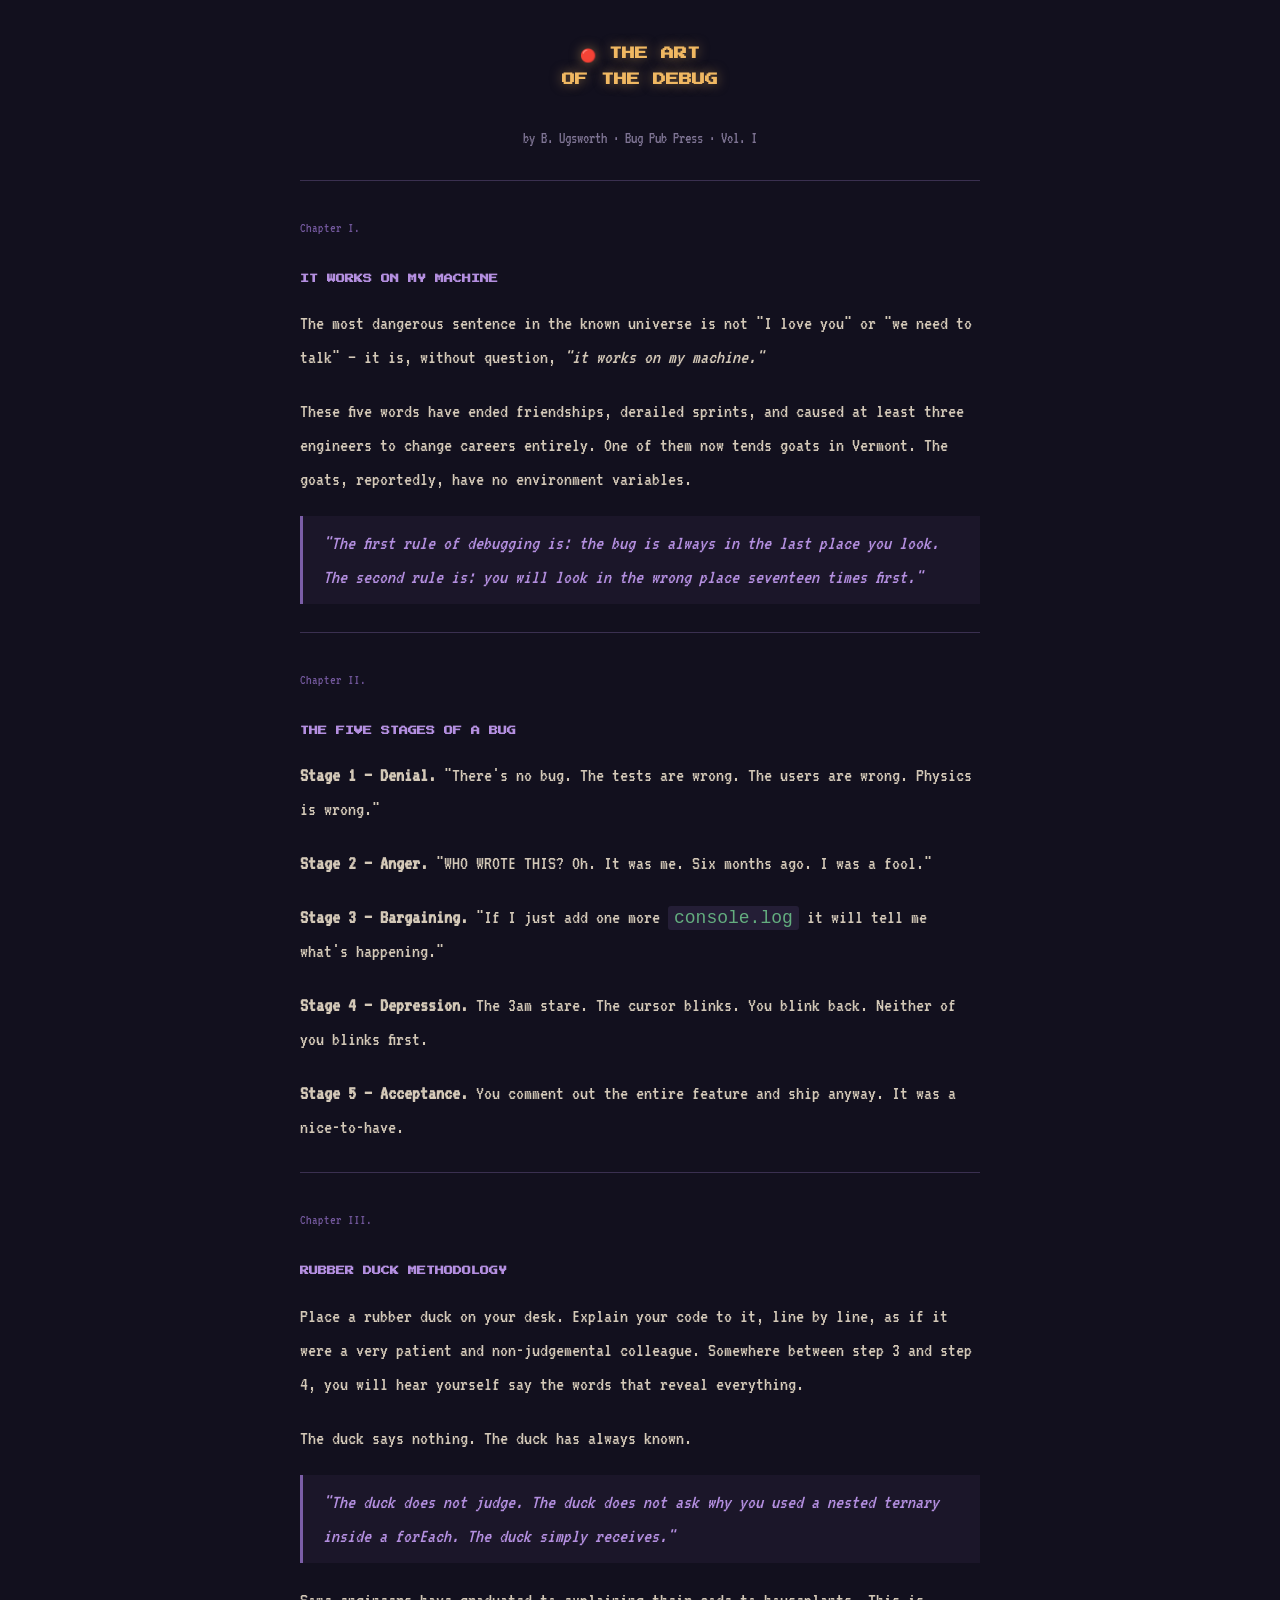
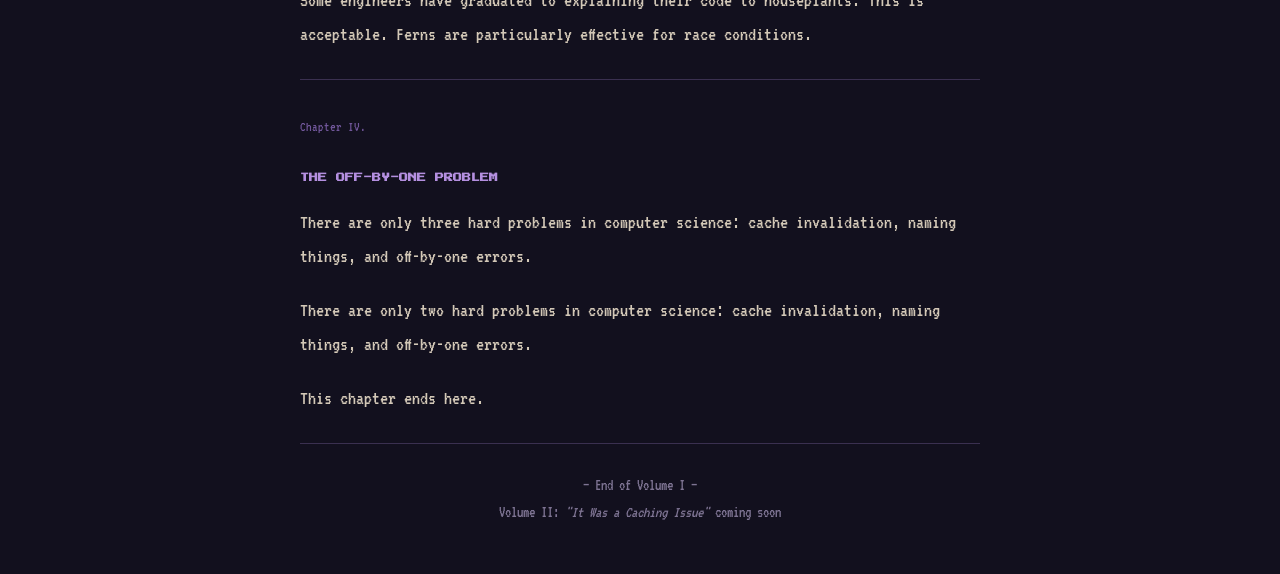
<file: books/art-of-debug.html>
<!DOCTYPE html>
<html lang="en">
<head>
<meta charset="UTF-8"/>
<meta name="viewport" content="width=device-width,initial-scale=1"/>
<title>The Art of the Debug</title>
<style>
  @import url('https://fonts.googleapis.com/css2?family=VT323&family=Press+Start+2P&display=swap');
  body{background:#12101e;color:#e8dcc8;font-family:'VT323',monospace;font-size:20px;
    margin:0;padding:32px;line-height:1.7;max-width:680px;margin:0 auto}
  h1{font-family:'Press Start 2P',monospace;font-size:13px;color:#f0b862;
    text-align:center;line-height:2;margin-bottom:32px;
    text-shadow:0 0 12px rgba(240,184,98,.5)}
  h2{font-family:'Press Start 2P',monospace;font-size:9px;color:#b48fe0;margin:28px 0 12px}
  p{margin-bottom:16px;opacity:.9}
  .chapter-num{color:#7b5ea7;font-size:14px}
  blockquote{border-left:3px solid #7b5ea7;margin:20px 0;padding:10px 20px;
    background:rgba(123,94,167,.08);color:#b48fe0;font-style:italic}
  code{background:rgba(123,94,167,.2);padding:2px 6px;border-radius:3px;color:#6dbf8a;font-size:18px}
  hr{border:none;border-top:1px solid #3a3050;margin:28px 0}
</style>
</head>
<body>
<h1>🔴 THE ART<br>OF THE DEBUG</h1>
<p style="text-align:center;color:#8a7fa0;font-size:16px">by B. Ugsworth · Bug Pub Press · Vol. I</p>
<hr>

<p><span class="chapter-num">Chapter I.</span></p>
<h2>IT WORKS ON MY MACHINE</h2>
<p>The most dangerous sentence in the known universe is not "I love you" or "we need to talk" — it is, without question, <em>"it works on my machine."</em></p>
<p>These five words have ended friendships, derailed sprints, and caused at least three engineers to change careers entirely. One of them now tends goats in Vermont. The goats, reportedly, have no environment variables.</p>
<blockquote>"The first rule of debugging is: the bug is always in the last place you look. The second rule is: you will look in the wrong place seventeen times first."</blockquote>

<hr>
<p><span class="chapter-num">Chapter II.</span></p>
<h2>THE FIVE STAGES OF A BUG</h2>
<p><strong>Stage 1 — Denial.</strong> "There's no bug. The tests are wrong. The users are wrong. Physics is wrong."</p>
<p><strong>Stage 2 — Anger.</strong> "WHO WROTE THIS? Oh. It was me. Six months ago. I was a fool."</p>
<p><strong>Stage 3 — Bargaining.</strong> "If I just add one more <code>console.log</code> it will tell me what's happening."</p>
<p><strong>Stage 4 — Depression.</strong> The 3am stare. The cursor blinks. You blink back. Neither of you blinks first.</p>
<p><strong>Stage 5 — Acceptance.</strong> You comment out the entire feature and ship anyway. It was a nice-to-have.</p>

<hr>
<p><span class="chapter-num">Chapter III.</span></p>
<h2>RUBBER DUCK METHODOLOGY</h2>
<p>Place a rubber duck on your desk. Explain your code to it, line by line, as if it were a very patient and non-judgemental colleague. Somewhere between step 3 and step 4, you will hear yourself say the words that reveal everything.</p>
<p>The duck says nothing. The duck has always known.</p>
<blockquote>"The duck does not judge. The duck does not ask why you used a nested ternary inside a forEach. The duck simply <em>receives</em>."</blockquote>
<p>Some engineers have graduated to explaining their code to houseplants. This is acceptable. Ferns are particularly effective for race conditions.</p>

<hr>
<p><span class="chapter-num">Chapter IV.</span></p>
<h2>THE OFF-BY-ONE PROBLEM</h2>
<p>There are only three hard problems in computer science: cache invalidation, naming things, and off-by-one errors.</p>
<p>There are only two hard problems in computer science: cache invalidation, naming things, and off-by-one errors.</p>
<p>This chapter ends here.</p>

<hr>
<p style="text-align:center;color:#8a7fa0;font-size:16px">— End of Volume I —<br>Volume II: <em>"It Was a Caching Issue"</em> coming soon</p>
</body>
</html>
</file>
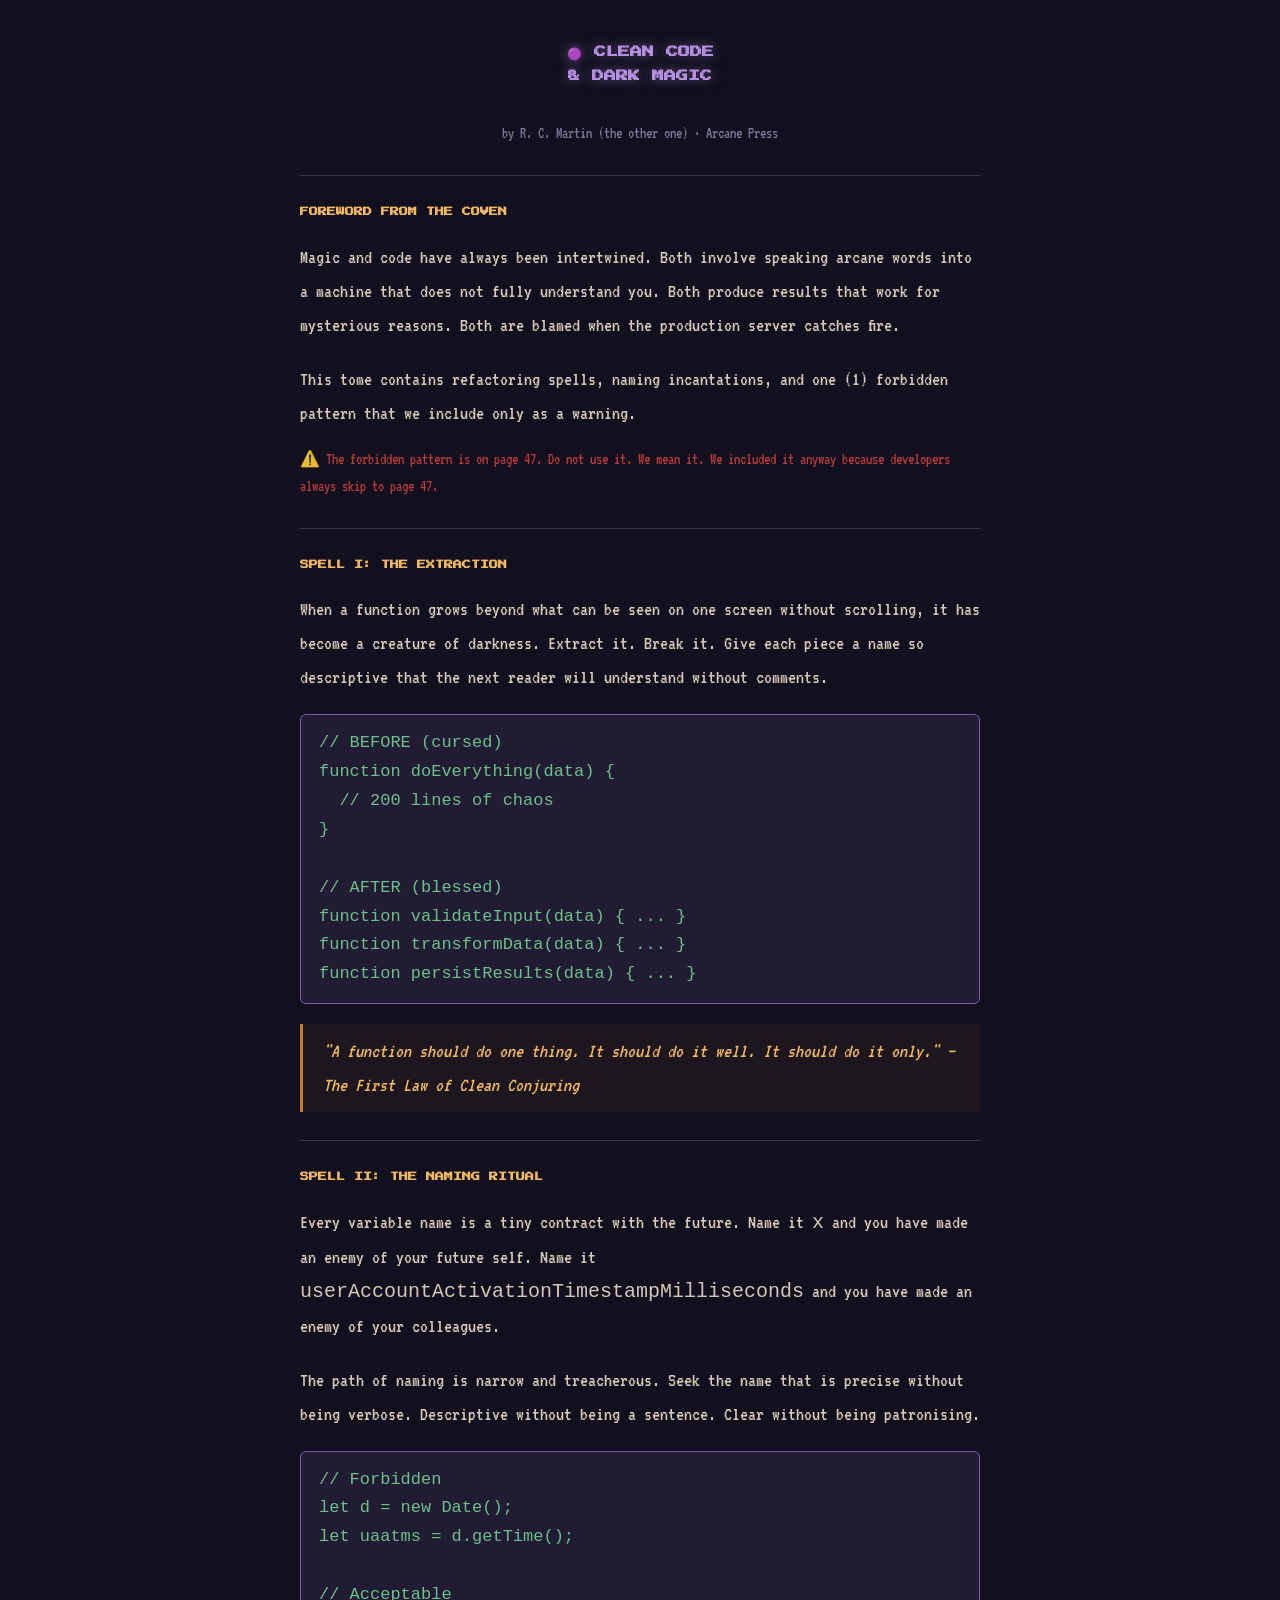
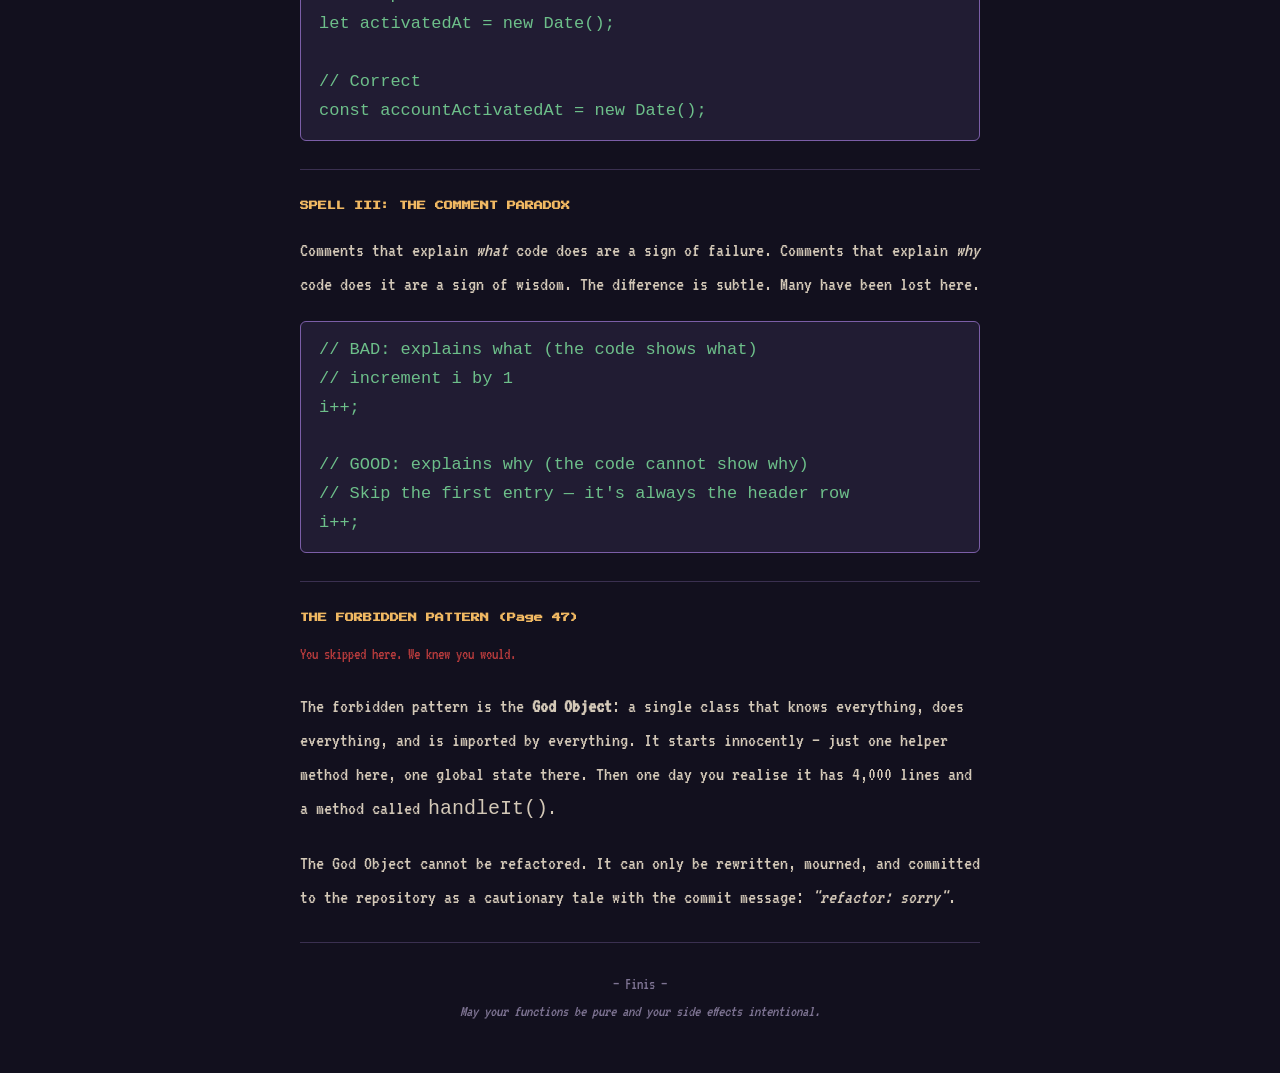
<file: books/clean-code-dark-magic.html>
<!DOCTYPE html>
<html lang="en">
<head>
<meta charset="UTF-8"/>
<meta name="viewport" content="width=device-width,initial-scale=1"/>
<title>Clean Code & Dark Magic</title>
<style>
  @import url('https://fonts.googleapis.com/css2?family=VT323&family=Press+Start+2P&display=swap');
  body{background:#12101e;color:#e8dcc8;font-family:'VT323',monospace;font-size:20px;
    margin:0;padding:32px;line-height:1.7;max-width:680px;margin:0 auto}
  h1{font-family:'Press Start 2P',monospace;font-size:12px;color:#b48fe0;
    text-align:center;line-height:2;margin-bottom:32px;text-shadow:0 0 12px rgba(180,143,224,.5)}
  h2{font-family:'Press Start 2P',monospace;font-size:9px;color:#f0b862;margin:28px 0 12px}
  p{margin-bottom:16px;opacity:.9}
  .spell{background:rgba(123,94,167,.15);border:1px solid #7b5ea7;border-radius:6px;
    padding:14px 18px;margin:20px 0;font-family:monospace;font-size:17px;color:#6dbf8a;white-space:pre}
  blockquote{border-left:3px solid #c97c2a;margin:20px 0;padding:10px 20px;
    background:rgba(201,124,42,.06);color:#f0b862;font-style:italic}
  hr{border:none;border-top:1px solid #3a3050;margin:28px 0}
  .warning{color:#c84040;font-size:16px}
</style>
</head>
<body>
<h1>🟣 CLEAN CODE<br>& DARK MAGIC</h1>
<p style="text-align:center;color:#8a7fa0;font-size:16px">by R. C. Martin (the other one) · Arcane Press</p>
<hr>

<h2>FOREWORD FROM THE COVEN</h2>
<p>Magic and code have always been intertwined. Both involve speaking arcane words into a machine that does not fully understand you. Both produce results that work for mysterious reasons. Both are blamed when the production server catches fire.</p>
<p>This tome contains refactoring spells, naming incantations, and one (1) forbidden pattern that we include only as a warning.</p>
<p class="warning">⚠️ The forbidden pattern is on page 47. Do not use it. We mean it. We included it anyway because developers always skip to page 47.</p>

<hr>
<h2>SPELL I: THE EXTRACTION</h2>
<p>When a function grows beyond what can be seen on one screen without scrolling, it has become a creature of darkness. Extract it. Break it. Give each piece a name so descriptive that the next reader will understand without comments.</p>

<div class="spell">// BEFORE (cursed)
function doEverything(data) {
  // 200 lines of chaos
}

// AFTER (blessed)
function validateInput(data) { ... }
function transformData(data) { ... }
function persistResults(data) { ... }</div>

<blockquote>"A function should do one thing. It should do it well. It should do it only." — The First Law of Clean Conjuring</blockquote>

<hr>
<h2>SPELL II: THE NAMING RITUAL</h2>
<p>Every variable name is a tiny contract with the future. Name it <code>x</code> and you have made an enemy of your future self. Name it <code>userAccountActivationTimestampMilliseconds</code> and you have made an enemy of your colleagues.</p>
<p>The path of naming is narrow and treacherous. Seek the name that is precise without being verbose. Descriptive without being a sentence. Clear without being patronising.</p>

<div class="spell">// Forbidden
let d = new Date();
let uaatms = d.getTime();

// Acceptable  
let activatedAt = new Date();

// Correct
const accountActivatedAt = new Date();</div>

<hr>
<h2>SPELL III: THE COMMENT PARADOX</h2>
<p>Comments that explain <em>what</em> code does are a sign of failure. Comments that explain <em>why</em> code does it are a sign of wisdom. The difference is subtle. Many have been lost here.</p>

<div class="spell">// BAD: explains what (the code shows what)
// increment i by 1
i++;

// GOOD: explains why (the code cannot show why)
// Skip the first entry — it's always the header row
i++;</div>

<hr>
<h2>THE FORBIDDEN PATTERN (Page 47)</h2>
<p class="warning">You skipped here. We knew you would.</p>
<p>The forbidden pattern is the <strong>God Object</strong>: a single class that knows everything, does everything, and is imported by everything. It starts innocently — just one helper method here, one global state there. Then one day you realise it has 4,000 lines and a method called <code>handleIt()</code>.</p>
<p>The God Object cannot be refactored. It can only be rewritten, mourned, and committed to the repository as a cautionary tale with the commit message: <em>"refactor: sorry"</em>.</p>

<hr>
<p style="text-align:center;color:#8a7fa0;font-size:16px">— Finis —<br><em>May your functions be pure and your side effects intentional.</em></p>
</body>
</html>
</file>
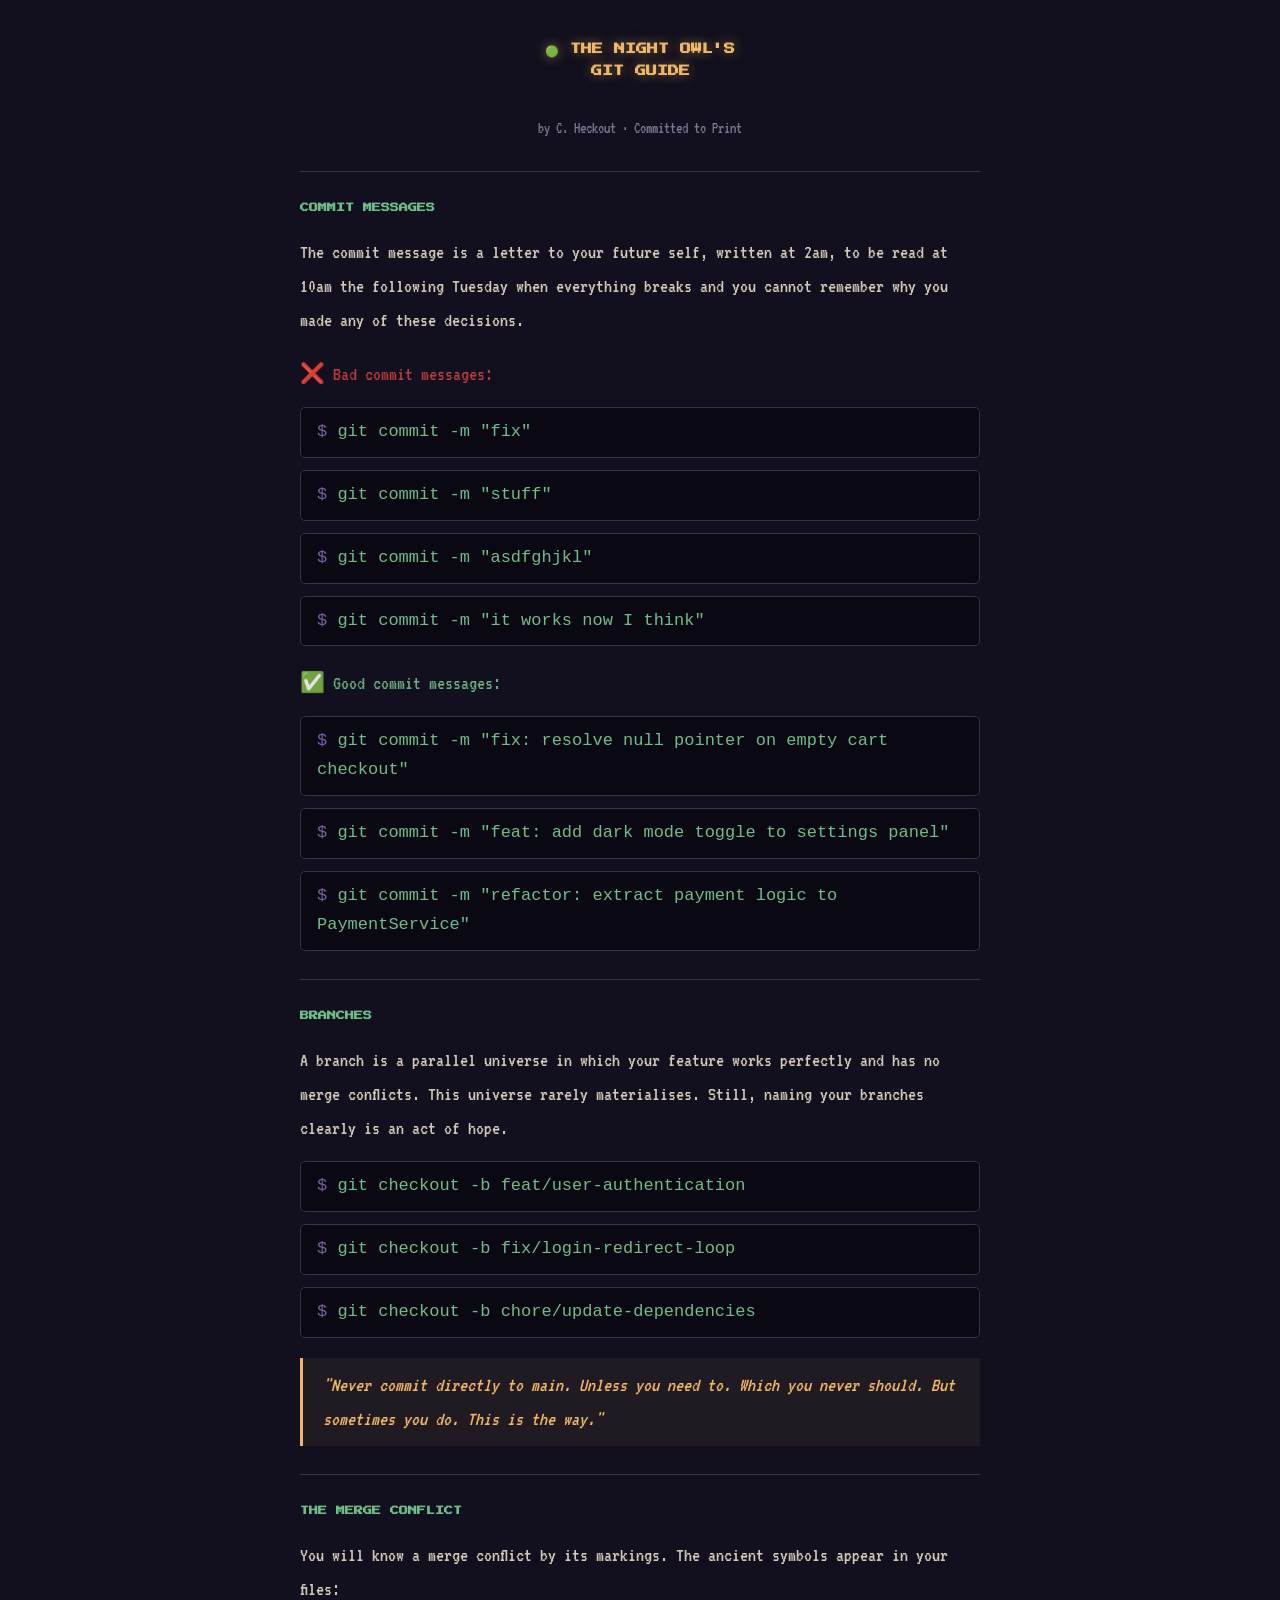
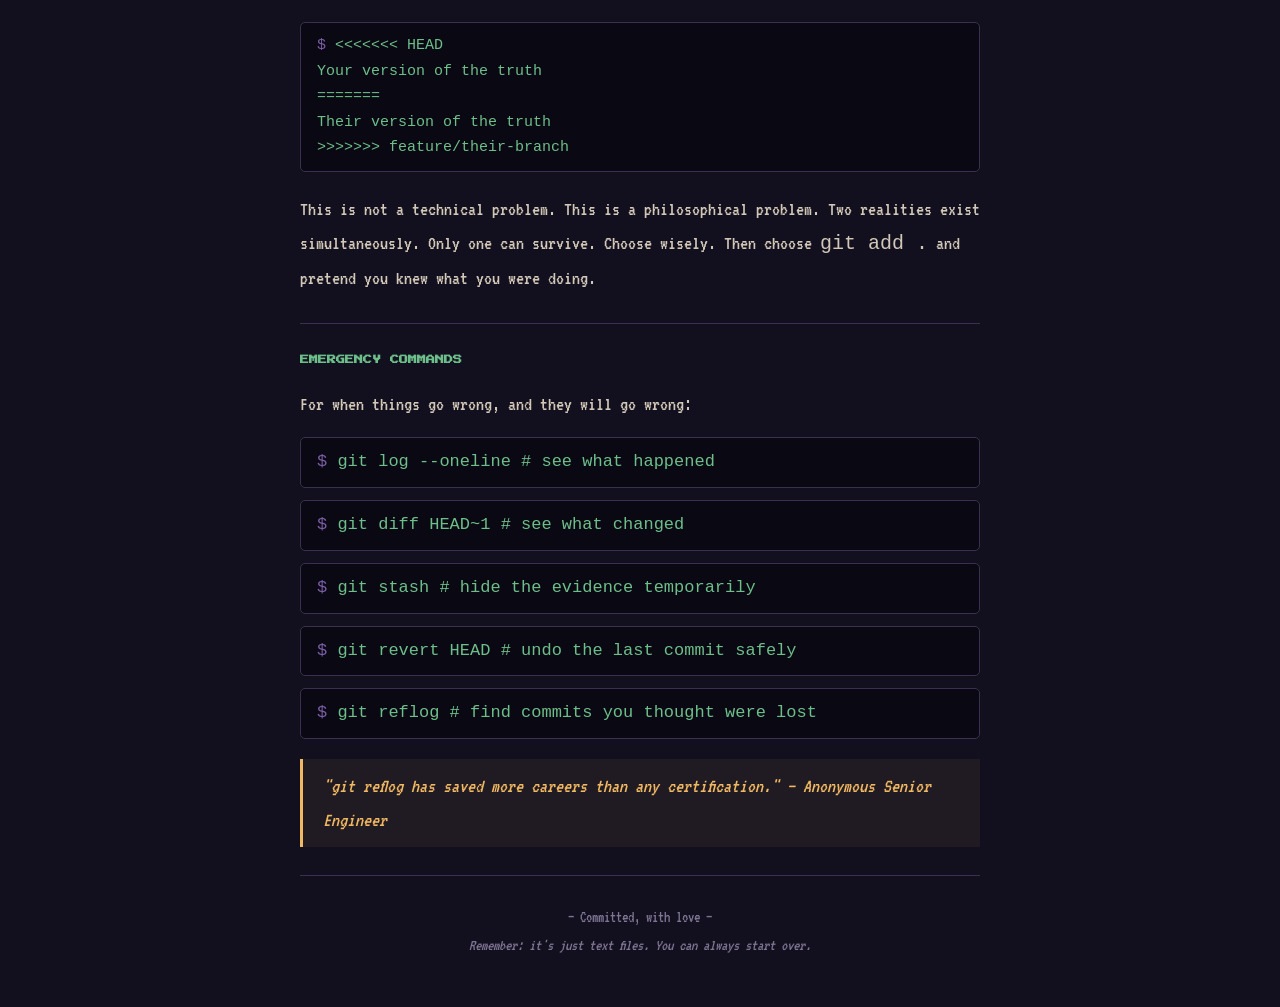
<file: books/git-guide.html>
<!DOCTYPE html>
<html lang="en">
<head>
<meta charset="UTF-8"/>
<meta name="viewport" content="width=device-width,initial-scale=1"/>
<title>The Night Owl's Git Guide</title>
<style>
  @import url('https://fonts.googleapis.com/css2?family=VT323&family=Press+Start+2P&display=swap');
  body{background:#12101e;color:#e8dcc8;font-family:'VT323',monospace;font-size:20px;
    margin:0;padding:32px;line-height:1.7;max-width:680px;margin:0 auto}
  h1{font-family:'Press Start 2P',monospace;font-size:11px;color:#f0b862;
    text-align:center;line-height:2;margin-bottom:32px;text-shadow:0 0 12px rgba(240,184,98,.5)}
  h2{font-family:'Press Start 2P',monospace;font-size:9px;color:#6dbf8a;margin:28px 0 12px}
  p{margin-bottom:16px;opacity:.9}
  .cmd{background:#0a0812;border:1px solid #3a3050;border-radius:5px;
    padding:10px 16px;margin:12px 0;font-family:monospace;font-size:17px;color:#6dbf8a}
  .cmd::before{content:'$ ';color:#7b5ea7}
  blockquote{border-left:3px solid #f0b862;margin:20px 0;padding:10px 20px;
    background:rgba(240,184,98,.06);color:#f0b862;font-style:italic}
  hr{border:none;border-top:1px solid #3a3050;margin:28px 0}
  .bad{color:#c84040}.good{color:#6dbf8a}
</style>
</head>
<body>
<h1>🟢 THE NIGHT OWL'S<br>GIT GUIDE</h1>
<p style="text-align:center;color:#8a7fa0;font-size:16px">by C. Heckout · Committed to Print</p>
<hr>

<h2>COMMIT MESSAGES</h2>
<p>The commit message is a letter to your future self, written at 2am, to be read at 10am the following Tuesday when everything breaks and you cannot remember why you made any of these decisions.</p>
<p class="bad">❌ Bad commit messages:</p>
<div class="cmd">git commit -m "fix"</div>
<div class="cmd">git commit -m "stuff"</div>
<div class="cmd">git commit -m "asdfghjkl"</div>
<div class="cmd">git commit -m "it works now I think"</div>
<p class="good">✅ Good commit messages:</p>
<div class="cmd">git commit -m "fix: resolve null pointer on empty cart checkout"</div>
<div class="cmd">git commit -m "feat: add dark mode toggle to settings panel"</div>
<div class="cmd">git commit -m "refactor: extract payment logic to PaymentService"</div>

<hr>
<h2>BRANCHES</h2>
<p>A branch is a parallel universe in which your feature works perfectly and has no merge conflicts. This universe rarely materialises. Still, naming your branches clearly is an act of hope.</p>
<div class="cmd">git checkout -b feat/user-authentication</div>
<div class="cmd">git checkout -b fix/login-redirect-loop</div>
<div class="cmd">git checkout -b chore/update-dependencies</div>
<blockquote>"Never commit directly to main. Unless you need to. Which you never should. But sometimes you do. This is the way."</blockquote>

<hr>
<h2>THE MERGE CONFLICT</h2>
<p>You will know a merge conflict by its markings. The ancient symbols appear in your files:</p>
<div class="cmd" style="white-space:pre;font-size:15px">&lt;&lt;&lt;&lt;&lt;&lt;&lt; HEAD
Your version of the truth
=======
Their version of the truth
&gt;&gt;&gt;&gt;&gt;&gt;&gt; feature/their-branch</div>
<p>This is not a technical problem. This is a philosophical problem. Two realities exist simultaneously. Only one can survive. Choose wisely. Then choose <code>git add .</code> and pretend you knew what you were doing.</p>

<hr>
<h2>EMERGENCY COMMANDS</h2>
<p>For when things go wrong, and they will go wrong:</p>
<div class="cmd">git log --oneline     # see what happened</div>
<div class="cmd">git diff HEAD~1       # see what changed</div>
<div class="cmd">git stash             # hide the evidence temporarily</div>
<div class="cmd">git revert HEAD       # undo the last commit safely</div>
<div class="cmd">git reflog            # find commits you thought were lost</div>
<blockquote>"git reflog has saved more careers than any certification." — Anonymous Senior Engineer</blockquote>

<hr>
<p style="text-align:center;color:#8a7fa0;font-size:16px">— Committed, with love —<br><em>Remember: it's just text files. You can always start over.</em></p>
</body>
</html>
</file>
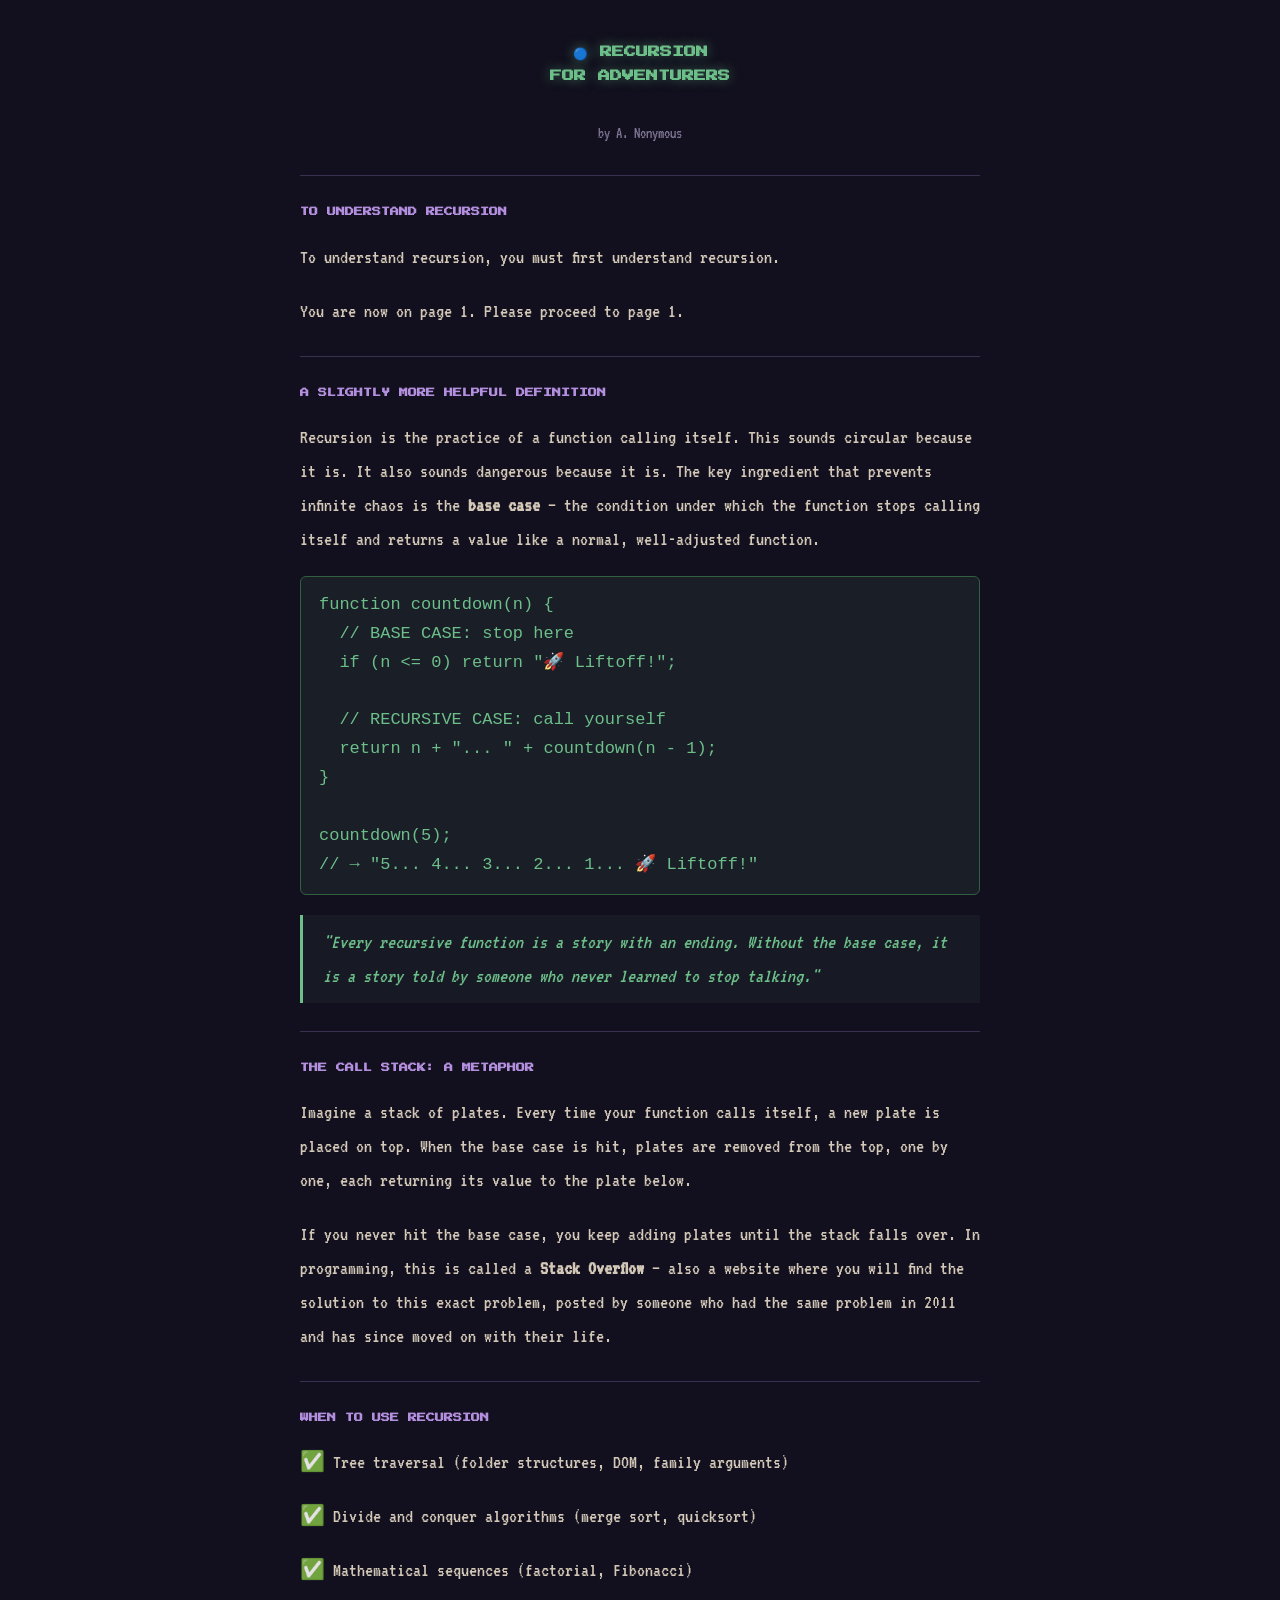
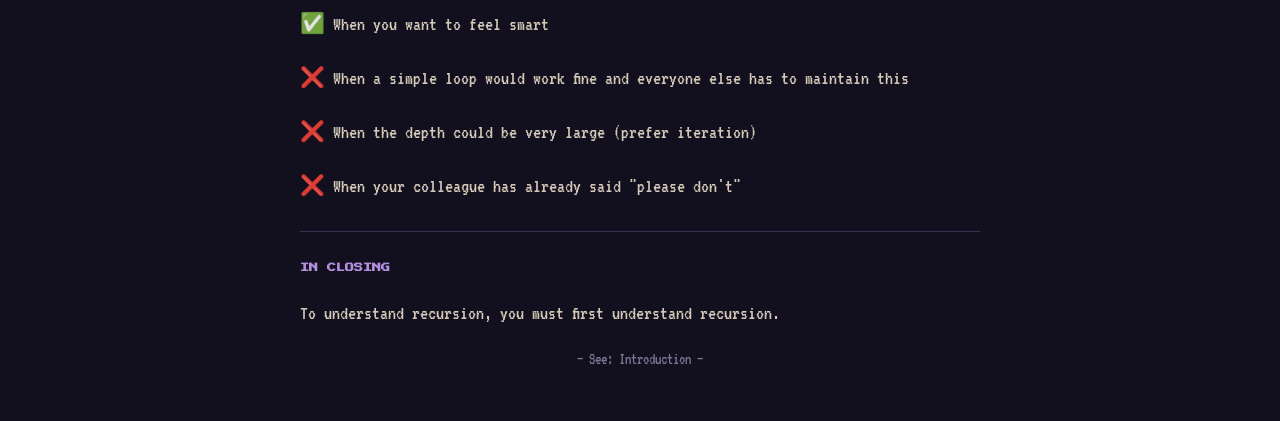
<file: books/recursion.html>
<!DOCTYPE html>
<html lang="en">
<head>
<meta charset="UTF-8"/>
<meta name="viewport" content="width=device-width,initial-scale=1"/>
<title>Recursion for Adventurers</title>
<style>
  @import url('https://fonts.googleapis.com/css2?family=VT323&family=Press+Start+2P&display=swap');
  body{background:#12101e;color:#e8dcc8;font-family:'VT323',monospace;font-size:20px;
    margin:0;padding:32px;line-height:1.7;max-width:680px;margin:0 auto}
  h1{font-family:'Press Start 2P',monospace;font-size:12px;color:#6dbf8a;
    text-align:center;line-height:2;margin-bottom:32px;text-shadow:0 0 12px rgba(109,191,138,.5)}
  h2{font-family:'Press Start 2P',monospace;font-size:9px;color:#b48fe0;margin:28px 0 12px}
  p{margin-bottom:16px;opacity:.9}
  .code{background:rgba(109,191,138,.08);border:1px solid #306040;border-radius:6px;
    padding:14px 18px;margin:20px 0;font-family:monospace;font-size:17px;color:#6dbf8a;white-space:pre}
  blockquote{border-left:3px solid #6dbf8a;margin:20px 0;padding:10px 20px;
    background:rgba(109,191,138,.06);color:#6dbf8a;font-style:italic}
  hr{border:none;border-top:1px solid #3a3050;margin:28px 0}
</style>
</head>
<body>
<h1>🔵 RECURSION<br>FOR ADVENTURERS</h1>
<p style="text-align:center;color:#8a7fa0;font-size:16px">by A. Nonymous</p>
<hr>

<h2>TO UNDERSTAND RECURSION</h2>
<p>To understand recursion, you must first understand recursion.</p>
<p>You are now on page 1. Please proceed to page 1.</p>

<hr>
<h2>A SLIGHTLY MORE HELPFUL DEFINITION</h2>
<p>Recursion is the practice of a function calling itself. This sounds circular because it is. It also sounds dangerous because it is. The key ingredient that prevents infinite chaos is the <strong>base case</strong> — the condition under which the function stops calling itself and returns a value like a normal, well-adjusted function.</p>

<div class="code">function countdown(n) {
  // BASE CASE: stop here
  if (n <= 0) return "🚀 Liftoff!";
  
  // RECURSIVE CASE: call yourself
  return n + "... " + countdown(n - 1);
}

countdown(5);
// → "5... 4... 3... 2... 1... 🚀 Liftoff!"</div>

<blockquote>"Every recursive function is a story with an ending. Without the base case, it is a story told by someone who never learned to stop talking."</blockquote>

<hr>
<h2>THE CALL STACK: A METAPHOR</h2>
<p>Imagine a stack of plates. Every time your function calls itself, a new plate is placed on top. When the base case is hit, plates are removed from the top, one by one, each returning its value to the plate below.</p>
<p>If you never hit the base case, you keep adding plates until the stack falls over. In programming, this is called a <strong>Stack Overflow</strong> — also a website where you will find the solution to this exact problem, posted by someone who had the same problem in 2011 and has since moved on with their life.</p>

<hr>
<h2>WHEN TO USE RECURSION</h2>
<p>✅ Tree traversal (folder structures, DOM, family arguments)</p>
<p>✅ Divide and conquer algorithms (merge sort, quicksort)</p>
<p>✅ Mathematical sequences (factorial, Fibonacci)</p>
<p>✅ When you want to feel smart</p>
<p>❌ When a simple loop would work fine and everyone else has to maintain this</p>
<p>❌ When the depth could be very large (prefer iteration)</p>
<p>❌ When your colleague has already said "please don't"</p>

<hr>
<h2>IN CLOSING</h2>
<p>To understand recursion, you must first understand recursion.</p>
<p style="text-align:center;color:#8a7fa0;font-size:16px">— See: Introduction —</p>
</body>
</html>
</file>
